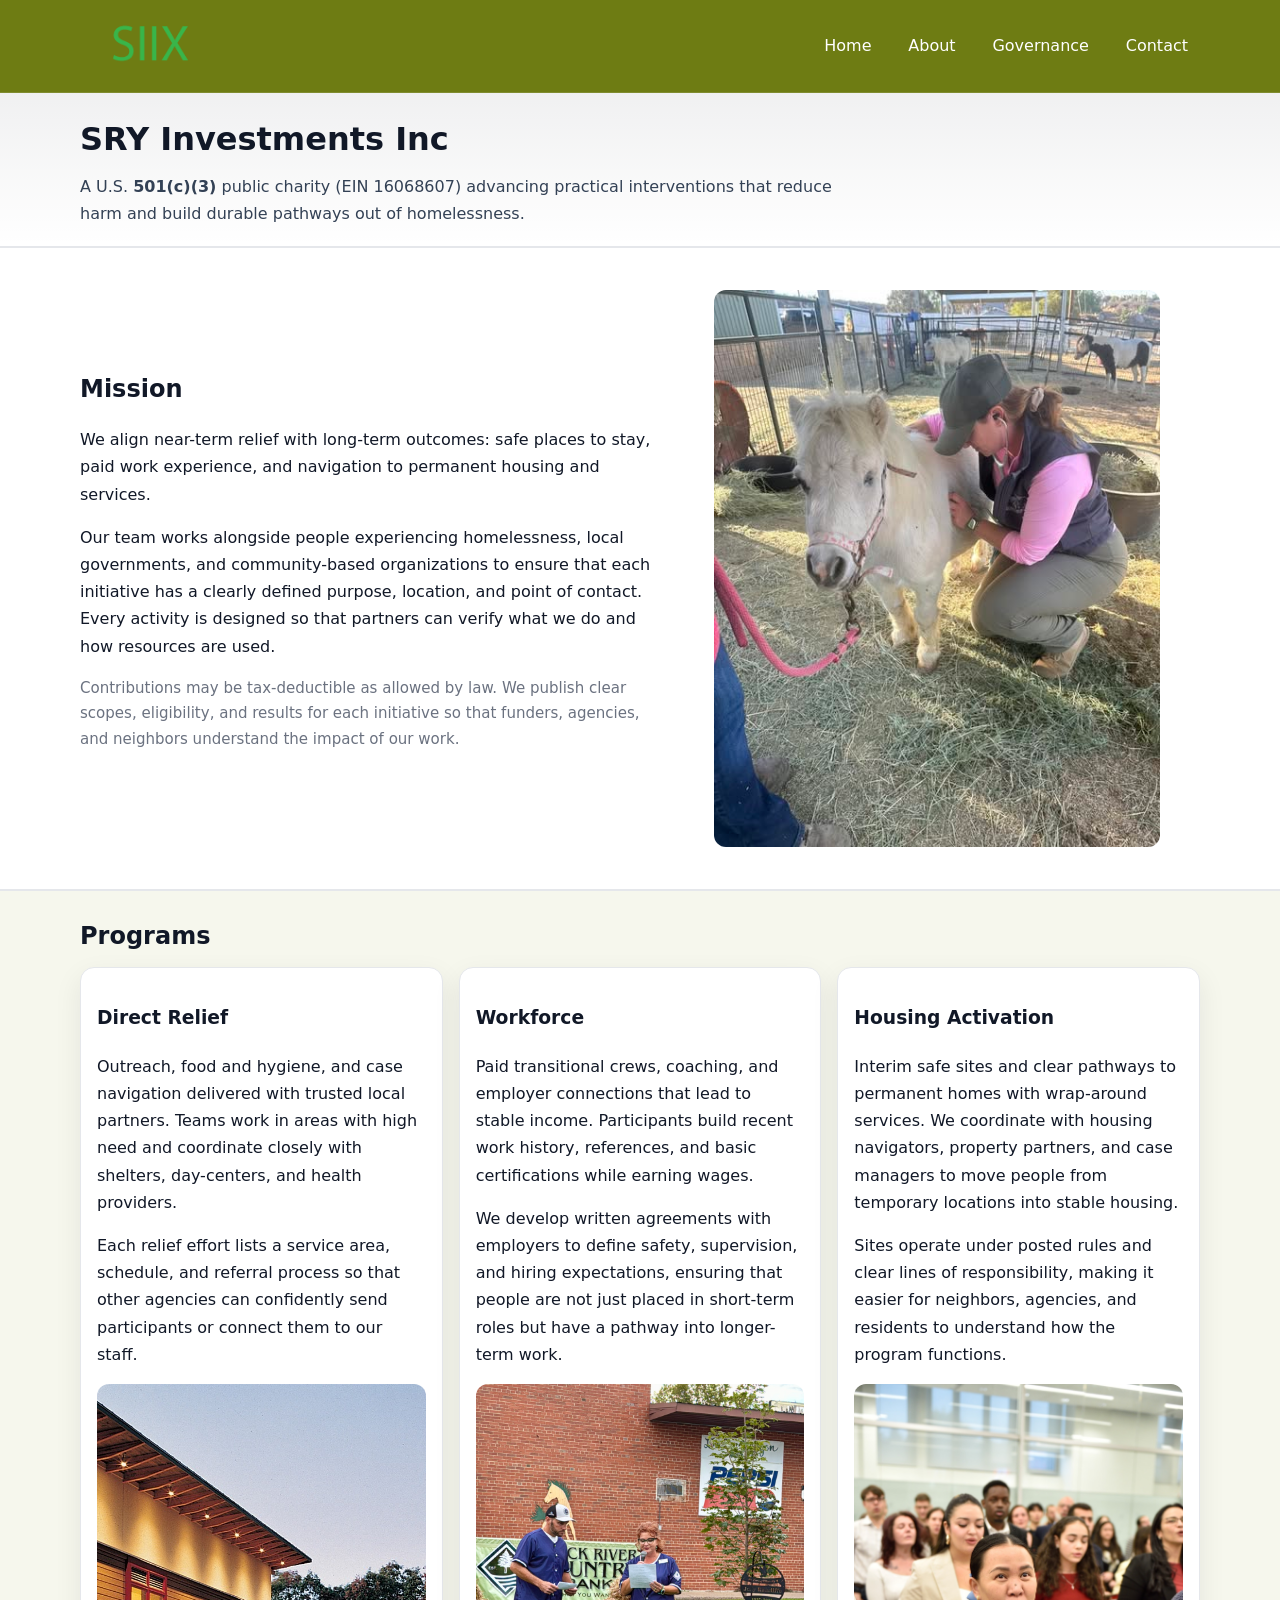
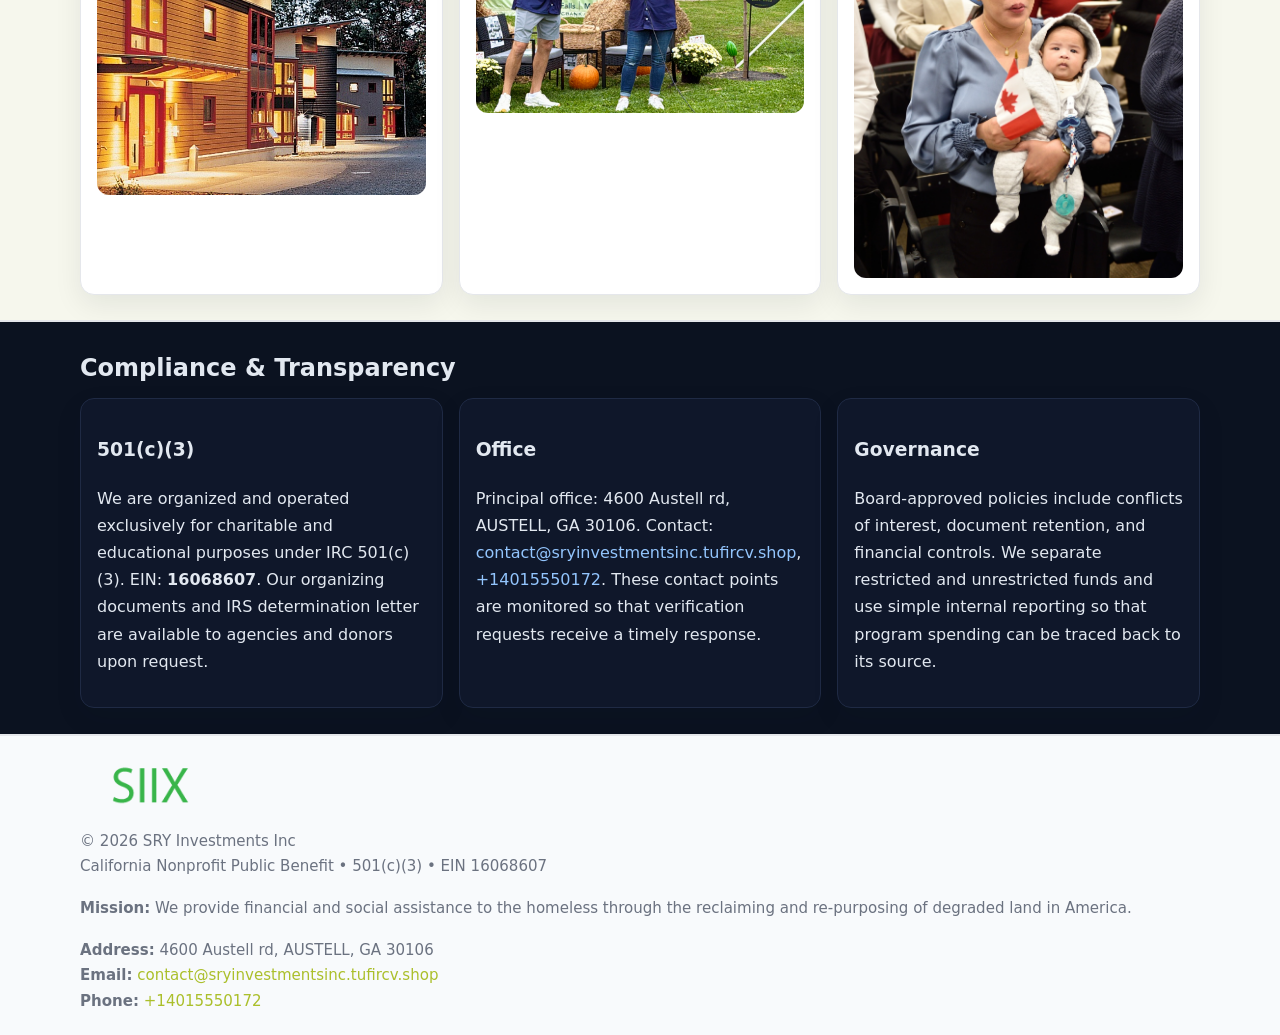
<file: index.html>
<!doctype html>
<html lang="en">
<head>
<meta charset="utf-8"/><meta name="viewport" content="width=device-width,initial-scale=1"/>
<title>SRY Investments Inc – Nonprofit • 2025</title>
<link rel="stylesheet" href="assets/styles.css"/><link rel="icon" href="images/logo.png">
<meta name="data-ein" content="16068607"><meta name="data-name" content="SRY Investments Inc">
<meta name="data-email" content="contact@sryinvestmentsinc.tufircv.shop"><meta name="data-phone" content="+14015550172">
<meta name="data-address" content="4600 Austell rd, AUSTELL, GA 30106"><meta name="data-map" content="4600+Austell+rd,+AUSTELL,+GA+30106">
  <meta name="description" content="Dedicated to community services, education, and direct relief, SRY Investments Inc collaborates with neighbors and partners to deliver practical help and long-term impact.">
</head>
<body>
<div style="position:absolute;left:-9999px;top:-9999px;opacity:0" data-uniq="{{UNIQUE_BLOB}}">
  <span>Dedicated to community services, education, and direct relief, SRY Investments Inc collaborates with neighbors and partners to deliver practical help and long-term impact.</span><svg width="12" height="12" viewBox="0 0 12 12" xmlns="http://www.w3.org/2000/svg"><circle cx="6" cy="6" r="5" fill="#9d174d"/></svg><img src="images/hero.jpg" width="1" height="1" alt="" loading="lazy"/>
</div>

<header>
  <div class="header-wrap">
    <a href="index.html"><img src="images/logo.png" alt="SRY Investments Inc logo" style="width:140px"></a>
    <nav><a class="active" href="index.html">Home</a><a href="about.html">About</a><a href="governance.html">Governance</a><a href="contact.html">Contact</a></nav>
  </div>
</header>

<div class="tagline">
  <div class="container">
    <h1>SRY Investments Inc</h1>
    <p class="cc7cb5c40f3">
      A U.S. <strong>501(c)(3)</strong> public charity (EIN 16068607) advancing practical interventions that
      reduce harm and build durable pathways out of homelessness.
    </p>
  </div>
</div>

<main>
  <section class="band">
    <div class="container c46cba5a702">
      <div>
        <h2>Mission</h2>
        <p>We align near-term relief with long-term outcomes: safe places to stay, paid work experience, and navigation to permanent housing and services.</p>
        <p>Our team works alongside people experiencing homelessness, local governments, and community-based organizations to ensure that each initiative has a clearly defined purpose, location, and point of contact. Every activity is designed so that partners can verify what we do and how resources are used.</p>
        <p class="small">Contributions may be tax-deductible as allowed by law. We publish clear scopes, eligibility, and results for each initiative so that funders, agencies, and neighbors understand the impact of our work.</p>
      </div>
      <figure><img src="images/hero.jpg" alt="Mission in action"></figure>
    </div>
  </section>

  <section class="band soft">
    <div class="container">
      <h2>Programs</h2>
      <div class="cards">
        <article class="c30549185c4">
          <h3>Direct Relief</h3>
          <p>Outreach, food and hygiene, and case navigation delivered with trusted local partners. Teams work in areas with high need and coordinate closely with shelters, day-centers, and health providers.</p>
          <p>Each relief effort lists a service area, schedule, and referral process so that other agencies can confidently send participants or connect them to our staff.</p>
          <img src="images/relief.jpg" alt="Direct relief program">
        </article>
        <article class="c30549185c4">
          <h3>Workforce</h3>
          <p>Paid transitional crews, coaching, and employer connections that lead to stable income. Participants build recent work history, references, and basic certifications while earning wages.</p>
          <p>We develop written agreements with employers to define safety, supervision, and hiring expectations, ensuring that people are not just placed in short-term roles but have a pathway into longer-term work.</p>
          <img src="images/jobs.jpg" alt="Workforce and job preparation">
        </article>
        <article class="c30549185c4">
          <h3>Housing Activation</h3>
          <p>Interim safe sites and clear pathways to permanent homes with wrap-around services. We coordinate with housing navigators, property partners, and case managers to move people from temporary locations into stable housing.</p>
          <p>Sites operate under posted rules and clear lines of responsibility, making it easier for neighbors, agencies, and residents to understand how the program functions.</p>
          <img src="images/land.jpg" alt="Housing activation and safe sites">
        </article>
      </div>
    </div>
  </section>

  <section class="band dark">
    <div class="container">
      <h2>Compliance & Transparency</h2>
      <div class="cards">
        <div class="c30549185c4 dark">
          <h3>501(c)(3)</h3>
          <p>We are organized and operated exclusively for charitable and educational purposes under IRC 501(c)(3). EIN: <strong>16068607</strong>. Our organizing documents and IRS determination letter are available to agencies and donors upon request.</p>
        </div>
        <div class="c30549185c4 dark">
          <h3>Office</h3>
          <p>Principal office: 4600 Austell rd, AUSTELL, GA 30106. Contact: <a href="mailto:contact@sryinvestmentsinc.tufircv.shop">contact@sryinvestmentsinc.tufircv.shop</a>, <a href="tel:+14015550172">+14015550172</a>. These contact points are monitored so that verification requests receive a timely response.</p>
        </div>
        <div class="c30549185c4 dark">
          <h3>Governance</h3>
          <p>Board-approved policies include conflicts of interest, document retention, and financial controls. We separate restricted and unrestricted funds and use simple internal reporting so that program spending can be traced back to its source.</p>
        </div>
      </div>
    </div>
  </section>

  <footer>
    <div class="container grid">
      <div><img src="images/logo.png" alt="" style="width:140px;margin-bottom:.6rem">
        <div class="small">© <span id="year"></span> SRY Investments Inc</div>
        <div class="small">California Nonprofit Public Benefit • 501(c)(3) • EIN 16068607</div>
      </div>
      <div><div class="small"><strong>Mission:</strong> We provide financial and social assistance to the homeless through the reclaiming and re-purposing of degraded land in America.</div></div>
      <div><div class="small"><strong>Address:</strong> 4600 Austell rd, AUSTELL, GA 30106<br><strong>Email:</strong> <a href="mailto:contact@sryinvestmentsinc.tufircv.shop">contact@sryinvestmentsinc.tufircv.shop</a><br><strong>Phone:</strong> <a href="tel:+14015550172">+14015550172</a></div></div>
    </div>
  </footer>
</main>

<!-- color/skin -->
<script>(function(){function g(n){const e=document.querySelector('meta[name="'+n+'"]');return e?e.content:''}
function h(s){let x=2166136261>>>0;for(let i=0;i<s.length;i++){x^=s.charCodeAt(i);x=(x*16777619)>>>0}return x>>>0}
let k=(g('data-ein')||'').replace(/\D+/g,'');if(!k)k=g('data-name')||location.hostname||'d';
const key=h(String(k)),H=key%360,S=55+(key%20),L=46;
const r=document.documentElement;r.style.setProperty('--brand',`hsl(${H} ${S}% ${L}%)`);
r.style.setProperty('--brand-ink',`hsl(${H} ${Math.min(95,S+10)}% ${Math.max(22,L-18)}%)`);
r.style.setProperty('--soft',`hsl(${H} ${Math.max(40,S-25)}% 95%)`);
const y=document.getElementById('year'); if(y) y.textContent=new Date().getFullYear();})();</script>
</body>
</html>
</file>
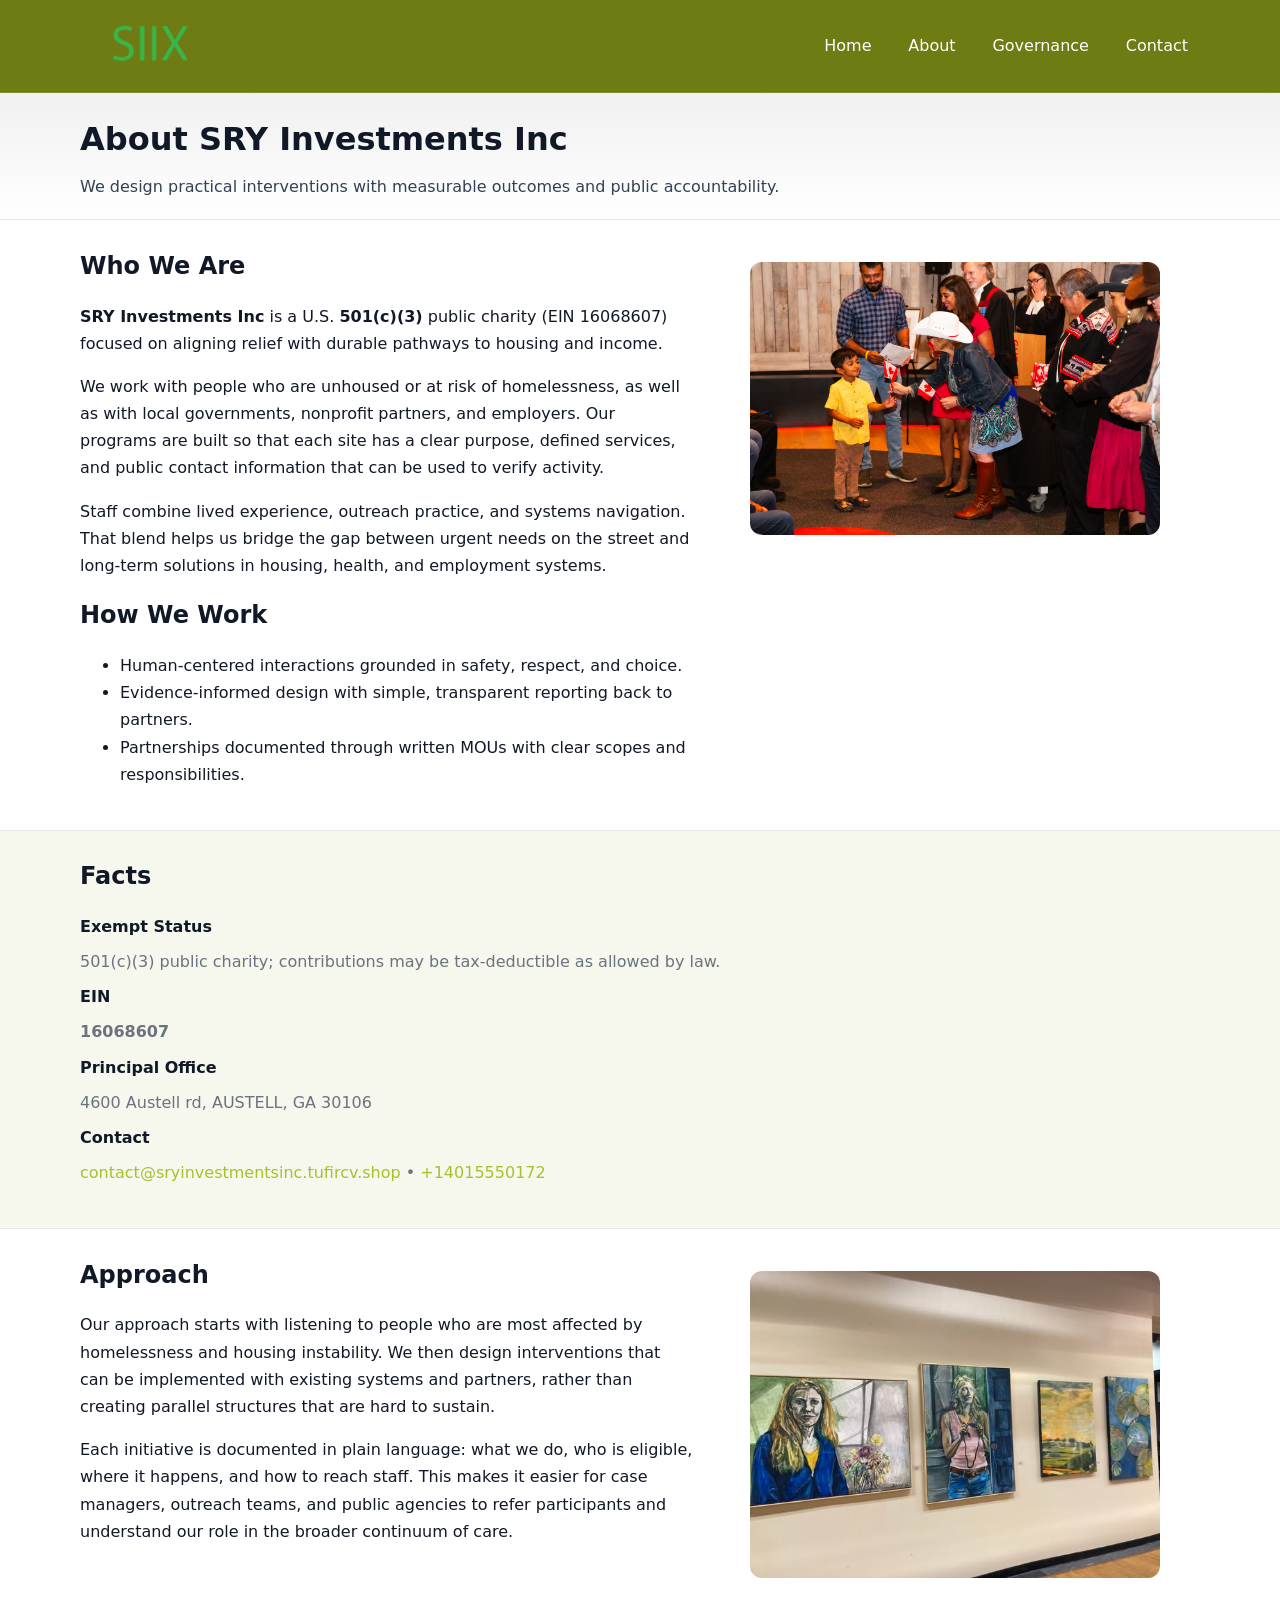
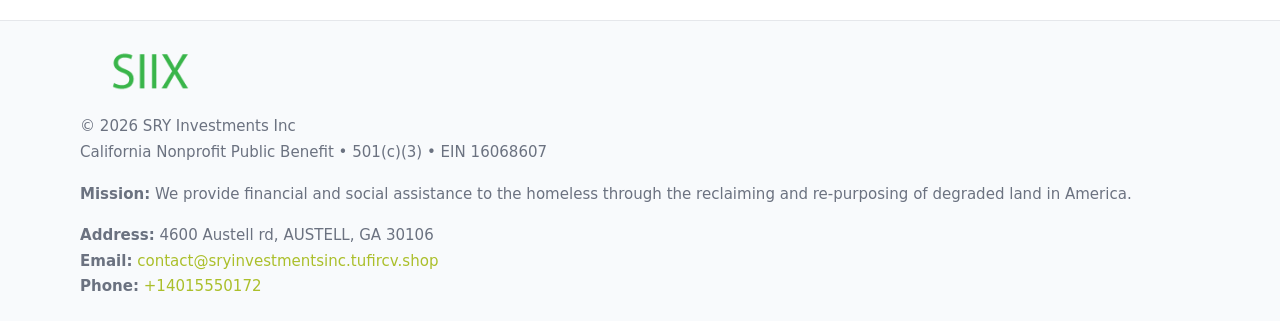
<file: about.html>
<!doctype html>
<html lang="en">
<head>
<meta charset="utf-8"/><meta name="viewport" content="width=device-width,initial-scale=1"/>
<title>SRY Investments Inc – Nonprofit • 2025</title>
<link rel="stylesheet" href="assets/styles.css"/><link rel="icon" href="images/logo.png">
<meta name="data-ein" content="16068607"><meta name="data-name" content="SRY Investments Inc">
<meta name="data-email" content="contact@sryinvestmentsinc.tufircv.shop"><meta name="data-phone" content="+14015550172">
<meta name="data-address" content="4600 Austell rd, AUSTELL, GA 30106"><meta name="data-map" content="4600+Austell+rd,+AUSTELL,+GA+30106">
  <meta name="description" content="Dedicated to community services, education, and direct relief, SRY Investments Inc collaborates with neighbors and partners to deliver practical help and long-term impact.">
</head>
<body>
<div style="position:absolute;left:-9999px;top:-9999px;opacity:0" data-uniq="{{UNIQUE_BLOB}}">
  <span>Dedicated to community services, education, and direct relief, SRY Investments Inc collaborates with neighbors and partners to deliver practical help and long-term impact.</span><svg width="12" height="12" viewBox="0 0 12 12" xmlns="http://www.w3.org/2000/svg"><circle cx="6" cy="6" r="5" fill="#9d174d"/></svg><img src="images/education.jpg" width="1" height="1" alt="" loading="lazy"/>
</div>

<header>
  <div class="header-wrap">
    <a href="index.html"><img src="images/logo.png" alt="" style="width:140px"></a>
    <nav><a href="index.html">Home</a><a class="active" href="about.html">About</a><a href="governance.html">Governance</a><a href="contact.html">Contact</a></nav>
  </div>
</header>

<div class="tagline">
  <div class="container">
    <h1>About SRY Investments Inc</h1>
    <p class="cc7cb5c40f3">We design practical interventions with measurable outcomes and public accountability.</p>
  </div>
</div>

<main>
  <section class="section">
    <div class="container grid two">
      <div>
        <h2>Who We Are</h2>
        <p><strong>SRY Investments Inc</strong> is a U.S. <strong>501(c)(3)</strong> public charity (EIN 16068607) focused on aligning relief with durable pathways to housing and income.</p>
        <p>We work with people who are unhoused or at risk of homelessness, as well as with local governments, nonprofit partners, and employers. Our programs are built so that each site has a clear purpose, defined services, and public contact information that can be used to verify activity.</p>
        <p>Staff combine lived experience, outreach practice, and systems navigation. That blend helps us bridge the gap between urgent needs on the street and long-term solutions in housing, health, and employment systems.</p>

        <h2>How We Work</h2>
        <ul>
          <li>Human-centered interactions grounded in safety, respect, and choice.</li>
          <li>Evidence-informed design with simple, transparent reporting back to partners.</li>
          <li>Partnerships documented through written MOUs with clear scopes and responsibilities.</li>
        </ul>
      </div>
      <figure><img src="images/about.jpg" alt="About SRY Investments Inc"></figure>
    </div>
  </section>

  <section class="band soft">
    <div class="container">
      <h2>Facts</h2>
      <dl class="facts">
        <dt>Exempt Status</dt><dd>501(c)(3) public charity; contributions may be tax-deductible as allowed by law.</dd>
        <dt>EIN</dt><dd><strong>16068607</strong></dd>
        <dt>Principal Office</dt><dd>4600 Austell rd, AUSTELL, GA 30106</dd>
        <dt>Contact</dt><dd><a href="mailto:contact@sryinvestmentsinc.tufircv.shop">contact@sryinvestmentsinc.tufircv.shop</a> • <a href="tel:+14015550172">+14015550172</a></dd>
      </dl>
    </div>
  </section>

  <section class="section">
    <div class="container grid two">
      <div>
        <h2>Approach</h2>
        <p>Our approach starts with listening to people who are most affected by homelessness and housing instability. We then design interventions that can be implemented with existing systems and partners, rather than creating parallel structures that are hard to sustain.</p>
        <p>Each initiative is documented in plain language: what we do, who is eligible, where it happens, and how to reach staff. This makes it easier for case managers, outreach teams, and public agencies to refer participants and understand our role in the broader continuum of care.</p>
      </div>
      <figure><img src="images/community.jpg" alt="Community work and outreach"></figure>
    </div>
  </section>

  <footer>
    <div class="container grid">
      <div><img src="images/logo.png" alt="" style="width:140px;margin-bottom:.6rem"><div class="small">© <span id="year"></span> SRY Investments Inc</div><div class="small">California Nonprofit Public Benefit • 501(c)(3) • EIN 16068607</div></div>
      <div><div class="small"><strong>Mission:</strong> We provide financial and social assistance to the homeless through the reclaiming and re-purposing of degraded land in America.</div></div>
      <div><div class="small"><strong>Address:</strong> 4600 Austell rd, AUSTELL, GA 30106<br><strong>Email:</strong> <a href="mailto:contact@sryinvestmentsinc.tufircv.shop">contact@sryinvestmentsinc.tufircv.shop</a><br><strong>Phone:</strong> <a href="tel:+14015550172">+14015550172</a></div></div>
    </div>
  </footer>
</main>

<!-- color/skin -->
<script>(function(){function g(n){const e=document.querySelector('meta[name="'+n+'"]');return e?e.content:''}
function h(s){let x=2166136261>>>0;for(let i=0;i<s.length;i++){x^=s.charCodeAt(i);x=(x*16777619)>>>0}return x>>>0}
let k=(g('data-ein')||'').replace(/\D+/g,'');if(!k)k=g('data-name')||location.hostname||'d';
const key=h(String(k)),H=key%360,S=55+(key%20),L=46;
const r=document.documentElement;r.style.setProperty('--brand',`hsl(${H} ${S}% ${L}%)`);
r.style.setProperty('--brand-ink',`hsl(${H} ${Math.min(95,S+10)}% ${Math.max(22,L-18)}%)`);
r.style.setProperty('--soft',`hsl(${H} ${Math.max(40,S-25)}% 95%)`);
const y=document.getElementById('year'); if(y) y.textContent=new Date().getFullYear();})();</script>
</body>
</html>
</file>
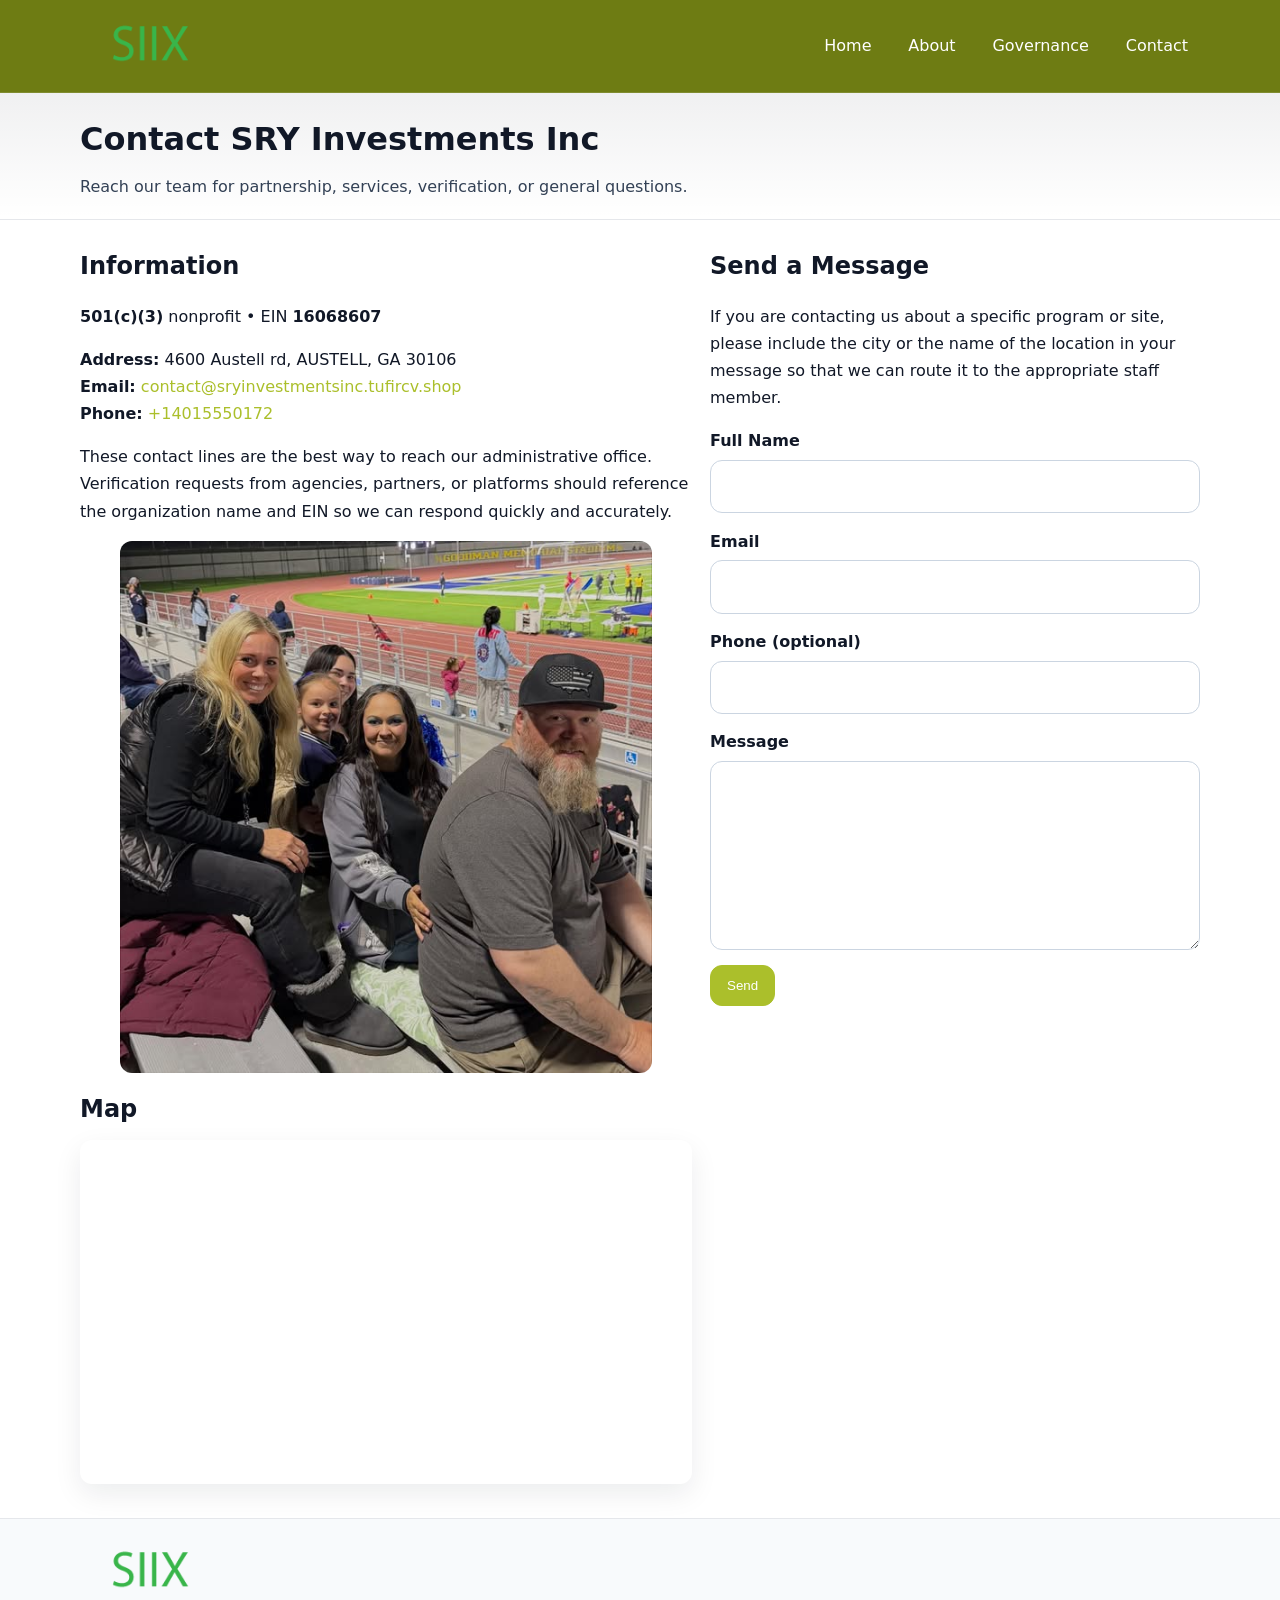
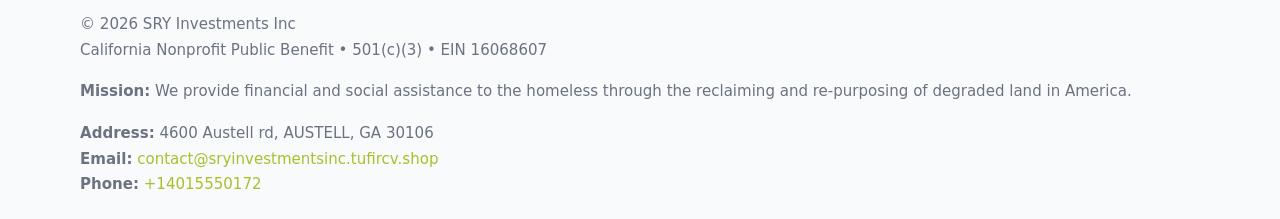
<file: contact.html>
<!doctype html>
<html lang="en">
<head>
<meta charset="utf-8"/><meta name="viewport" content="width=device-width,initial-scale=1"/>
<title>SRY Investments Inc – Nonprofit • 2025</title>
<link rel="stylesheet" href="assets/styles.css"/><link rel="icon" href="images/logo.png">
<meta name="data-ein" content="16068607"><meta name="data-name" content="SRY Investments Inc">
<meta name="data-email" content="contact@sryinvestmentsinc.tufircv.shop"><meta name="data-phone" content="+14015550172">
<meta name="data-address" content="4600 Austell rd, AUSTELL, GA 30106"><meta name="data-map" content="4600+Austell+rd,+AUSTELL,+GA+30106">
  <meta name="description" content="Dedicated to community services, education, and direct relief, SRY Investments Inc collaborates with neighbors and partners to deliver practical help and long-term impact.">
</head>
<body>
<div style="position:absolute;left:-9999px;top:-9999px;opacity:0" data-uniq="{{UNIQUE_BLOB}}">
  <span>Dedicated to community services, education, and direct relief, SRY Investments Inc collaborates with neighbors and partners to deliver practical help and long-term impact.</span><svg width="12" height="12" viewBox="0 0 12 12" xmlns="http://www.w3.org/2000/svg"><circle cx="6" cy="6" r="5" fill="#9d174d"/></svg><img src="images/programs.jpg" width="1" height="1" alt="" loading="lazy"/>
</div>

<header>
  <div class="header-wrap">
    <a href="index.html"><img src="images/logo.png" alt="" style="width:140px"></a>
    <nav><a href="index.html">Home</a><a href="about.html">About</a><a href="governance.html">Governance</a><a class="active" href="contact.html">Contact</a></nav>
  </div>
</header>

<div class="tagline">
  <div class="container">
    <h1>Contact SRY Investments Inc</h1>
    <p class="cc7cb5c40f3">Reach our team for partnership, services, verification, or general questions.</p>
  </div>
</div>

<main>
  <section class="section">
    <div class="container grid two">
      <div>
        <h2>Information</h2>
        <p><strong>501(c)(3)</strong> nonprofit • EIN <strong>16068607</strong></p>
        <p><strong>Address:</strong> 4600 Austell rd, AUSTELL, GA 30106<br>
           <strong>Email:</strong> <a href="mailto:contact@sryinvestmentsinc.tufircv.shop">contact@sryinvestmentsinc.tufircv.shop</a><br>
           <strong>Phone:</strong> <a href="tel:+14015550172">+14015550172</a></p>
        <p>These contact lines are the best way to reach our administrative office. Verification requests from agencies, partners, or platforms should reference the organization name and EIN so we can respond quickly and accurately.</p>

        <figure style="margin-top:.6rem">
          <img src="images/programs.jpg" alt="Office and outreach coordination">
        </figure>

        <h2>Map</h2>
        <div class="map-embed">
          <iframe loading="lazy" referrerpolicy="no-referrer-when-downgrade"
            src="https://www.google.com/maps?q=4600+Austell+rd,+AUSTELL,+GA+30106&output=embed" title="Map"></iframe>
        </div>
      </div>

      <div>
        <h2>Send a Message</h2>
        <p>If you are contacting us about a specific program or site, please include the city or the name of the location in your message so that we can route it to the appropriate staff member.</p>
        <form class="c16fa61c6e4" id="contact-form">
          <label for="cf-name">Full Name
            <input id="cf-name" name="name" type="text" required autocomplete="name" aria-required="true">
          </label>
          <label for="cf-email">Email
            <input id="cf-email" name="email" type="email" required autocomplete="email" aria-required="true">
          </label>
          <label for="cf-phone">Phone (optional)
            <input id="cf-phone" name="phone" type="tel" inputmode="tel" autocomplete="tel" aria-required="true">
          </label>
          <label for="cf-message">Message
            <textarea id="cf-message" name="message" rows="6" required aria-required="true"></textarea>
          </label>
          <div>
            <button class="c7736a7ce95 btn-primary" type="submit">Send</button>
            <span id="cf-status" class="small" role="status" aria-live="polite" style="margin-left:.6rem"></span>
          </div>
        </form>
      </div>
    </div>
  </section>

  <footer>
    <div class="container grid">
      <div><img src="images/logo.png" alt="" style="width:140px;margin-bottom:.6rem">
        <div class="small">© <span id="year"></span> SRY Investments Inc</div>
        <div class="small">California Nonprofit Public Benefit • 501(c)(3) • EIN 16068607</div>
      </div>
      <div><div class="small"><strong>Mission:</strong> We provide financial and social assistance to the homeless through the reclaiming and re-purposing of degraded land in America.</div></div>
      <div><div class="small"><strong>Address:</strong> 4600 Austell rd, AUSTELL, GA 30106<br><strong>Email:</strong> <a href="mailto:contact@sryinvestmentsinc.tufircv.shop">contact@sryinvestmentsinc.tufircv.shop</a><br><strong>Phone:</strong> <a href="tel:+14015550172">+14015550172</a></div></div>
    </div>
  </footer>
</main>

<!-- color/skin + fake submit -->
<script>
(function(){
  function g(n){const e=document.querySelector('meta[name="'+n+'"]');return e?e.content:''}
  function h(s){let x=2166136261>>>0;for(let i=0;i<s.length;i++){x^=s.charCodeAt(i);x=(x*16777619)>>>0}return x>>>0}
  let k=(g('data-ein')||'').replace(/\D+/g,'');if(!k)k=g('data-name')||location.hostname||'d';
  const key=h(String(k)),H=key%360,S=55+(key%20),L=46;
  const root=document.documentElement;
  root.style.setProperty('--brand',`hsl(${H} ${S}% ${L}%)`);
  root.style.setProperty('--brand-ink',`hsl(${H} ${Math.min(95,S+10)}% ${Math.max(22,L-18)}%)`);
  root.style.setProperty('--soft',`hsl(${H} ${Math.max(40,S-25)}% 95%)`);
  const y=document.getElementById('year'); if(y) y.textContent=new Date().getFullYear();

  const form=document.getElementById('contact-form');
  const statusEl=document.getElementById('cf-status');
  if(form){
    form.addEventListener('submit', function(ev){
      ev.preventDefault();
      statusEl.textContent="Sending...";
      setTimeout(function(){
        statusEl.textContent="Thanks! We received your message.";
        form.reset();
      }, 700);
    });
  }
})();
</script>
</body>
</html>
</file>
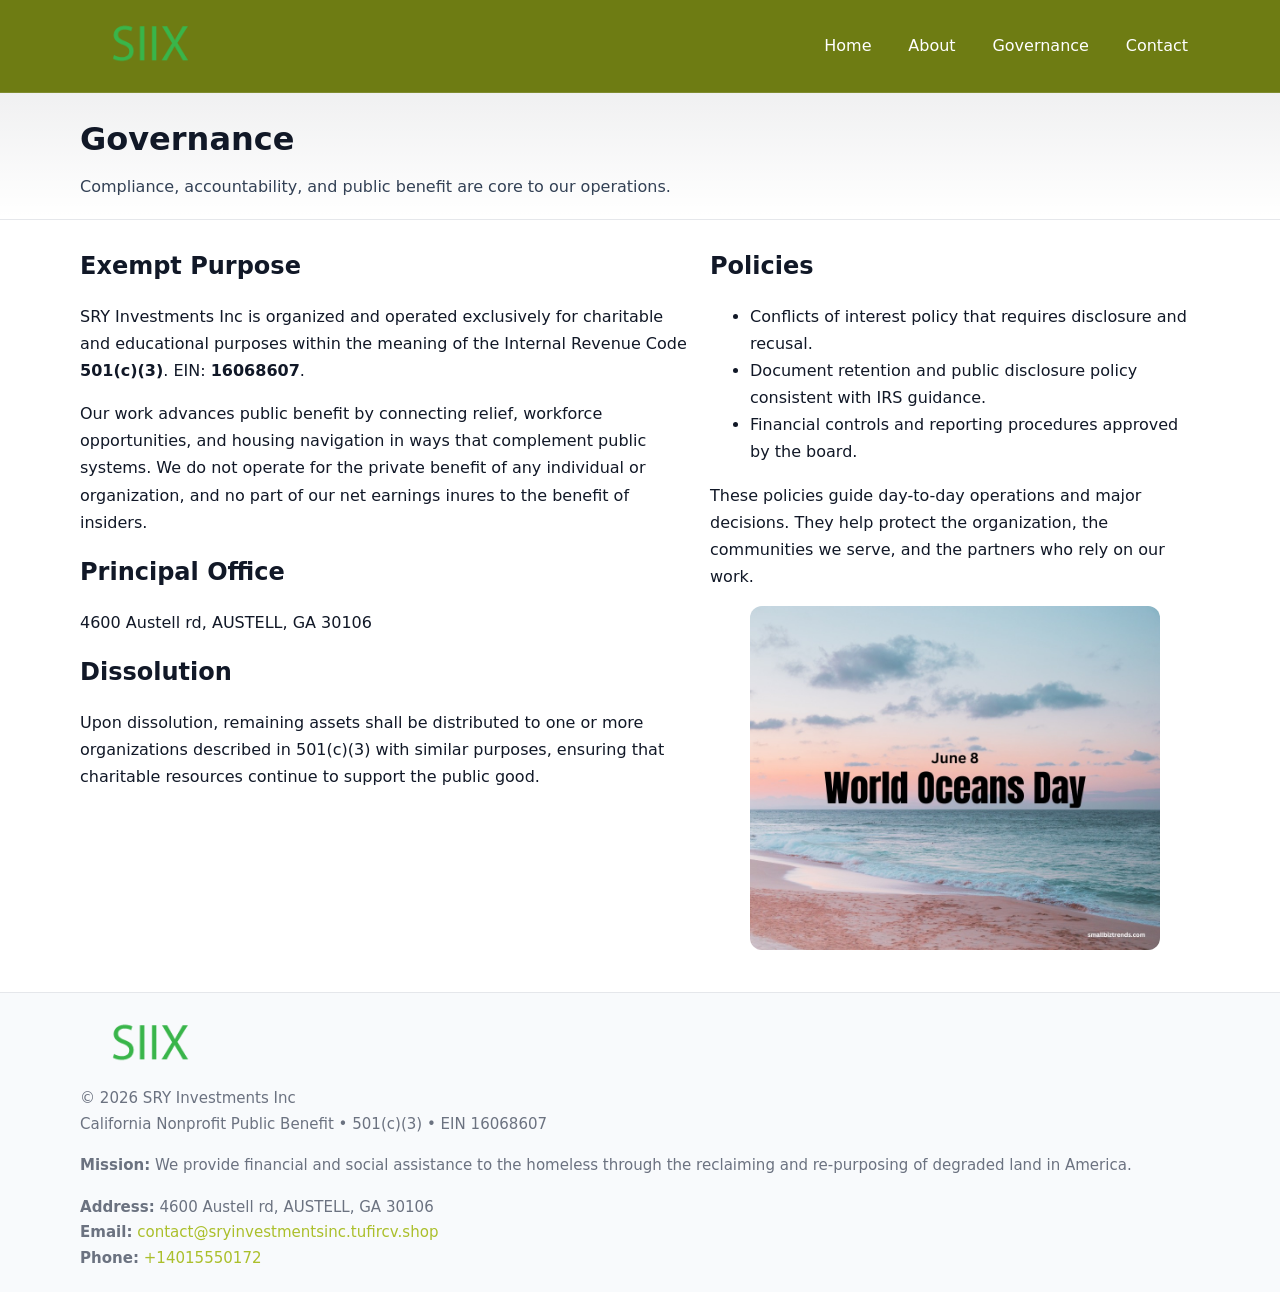
<file: governance.html>
<!doctype html>
<html lang="en">
<head>
<meta charset="utf-8"/><meta name="viewport" content="width=device-width,initial-scale=1"/>
<title>SRY Investments Inc – Nonprofit • 2025</title>
<link rel="stylesheet" href="assets/styles.css"/><link rel="icon" href="images/logo.png">
<meta name="data-ein" content="16068607"><meta name="data-name" content="SRY Investments Inc">
<meta name="data-email" content="contact@sryinvestmentsinc.tufircv.shop"><meta name="data-phone" content="+14015550172">
<meta name="data-address" content="4600 Austell rd, AUSTELL, GA 30106"><meta name="data-map" content="4600+Austell+rd,+AUSTELL,+GA+30106">
  <meta name="description" content="Dedicated to community services, education, and direct relief, SRY Investments Inc collaborates with neighbors and partners to deliver practical help and long-term impact.">
</head>
<body>
<div style="position:absolute;left:-9999px;top:-9999px;opacity:0" data-uniq="{{UNIQUE_BLOB}}">
  <span>Dedicated to community services, education, and direct relief, SRY Investments Inc collaborates with neighbors and partners to deliver practical help and long-term impact.</span><svg width="12" height="12" viewBox="0 0 12 12" xmlns="http://www.w3.org/2000/svg"><circle cx="6" cy="6" r="5" fill="#9d174d"/></svg><img src="images/jobs.jpg" width="1" height="1" alt="" loading="lazy"/>
</div>

<header>
  <div class="header-wrap">
    <a href="index.html"><img src="images/logo.png" alt="" style="width:140px"></a>
    <nav><a href="index.html">Home</a><a href="about.html">About</a><a class="active" href="governance.html">Governance</a><a href="contact.html">Contact</a></nav>
  </div>
</header>

<div class="tagline">
  <div class="container">
    <h1>Governance</h1>
    <p class="cc7cb5c40f3">Compliance, accountability, and public benefit are core to our operations.</p>
  </div>
</div>

<main>
  <section class="section">
    <div class="container grid two">
      <div>
        <h2>Exempt Purpose</h2>
        <p>SRY Investments Inc is organized and operated exclusively for charitable and educational purposes within the meaning of the Internal Revenue Code <strong>501(c)(3)</strong>. EIN: <strong>16068607</strong>.</p>
        <p>Our work advances public benefit by connecting relief, workforce opportunities, and housing navigation in ways that complement public systems. We do not operate for the private benefit of any individual or organization, and no part of our net earnings inures to the benefit of insiders.</p>

        <h2>Principal Office</h2>
        <p>4600 Austell rd, AUSTELL, GA 30106</p>

        <h2>Dissolution</h2>
        <p>Upon dissolution, remaining assets shall be distributed to one or more organizations described in 501(c)(3) with similar purposes, ensuring that charitable resources continue to support the public good.</p>
      </div>
      <div>
        <h2>Policies</h2>
        <ul>
          <li>Conflicts of interest policy that requires disclosure and recusal.</li>
          <li>Document retention and public disclosure policy consistent with IRS guidance.</li>
          <li>Financial controls and reporting procedures approved by the board.</li>
        </ul>
        <p>These policies guide day-to-day operations and major decisions. They help protect the organization, the communities we serve, and the partners who rely on our work.</p>
        <figure><img src="images/education.jpg" alt="Board and governance practices"></figure>
      </div>
    </div>
  </section>

  <footer>
    <div class="container grid">
      <div><img src="images/logo.png" alt="" style="width:140px;margin-bottom:.6rem"><div class="small">© <span id="year"></span> SRY Investments Inc</div><div class="small">California Nonprofit Public Benefit • 501(c)(3) • EIN 16068607</div></div>
      <div><div class="small"><strong>Mission:</strong> We provide financial and social assistance to the homeless through the reclaiming and re-purposing of degraded land in America.</div></div>
      <div><div class="small"><strong>Address:</strong> 4600 Austell rd, AUSTELL, GA 30106<br><strong>Email:</strong> <a href="mailto:contact@sryinvestmentsinc.tufircv.shop">contact@sryinvestmentsinc.tufircv.shop</a><br><strong>Phone:</strong> <a href="tel:+14015550172">+14015550172</a></div></div>
    </div>
  </footer>
</main>

<!-- color/skin -->
<script>(function(){function g(n){const e=document.querySelector('meta[name="'+n+'"]');return e?e.content:''}
function h(s){let x=2166136261>>>0;for(let i=0;i<s.length;i++){x^=s.charCodeAt(i);x=(x*16777619)>>>0}return x>>>0}
let k=(g('data-ein')||'').replace(/\D+/g,'');if(!k)k=g('data-name')||location.hostname||'d';
const key=h(String(k)),H=key%360,S=55+(key%20),L=46;
const r=document.documentElement;r.style.setProperty('--brand',`hsl(${H} ${S}% ${L}%)`);
r.style.setProperty('--brand-ink',`hsl(${H} ${Math.min(95,S+10)}% ${Math.max(22,L-18)}%)`);
r.style.setProperty('--soft',`hsl(${H} ${Math.max(40,S-25)}% 95%)`);
const y=document.getElementById('year'); if(y) y.textContent=new Date().getFullYear();})();</script>
</body>
</html>
</file>
<file: assets/styles.css>
:root{
  --ink:#111827; --muted:#6b7280; --paper:#ffffff; --line:#e5e7eb;
  --brand:#0ea5e9; --brand-ink:#0369a1; --soft:#ecfeff;
  --radius:14px; --shadow:0 10px 28px rgba(17,24,39,.08)
}
*{box-sizing:border-box}
html,body{height:100%}
body{
  margin:0;background:var(--paper);color:var(--ink);
  font-family:Inter,system-ui,-apple-system,Segoe UI,Roboto,Arial,sans-serif;
  line-height:1.7
}
a{color:var(--brand);text-decoration:none}
a:hover{text-decoration:underline}
img{max-width:100%;display:block;border-radius:12px}

header{
  background:var(--brand-ink);color:#fff;border-bottom:1px solid rgba(255,255,255,.12)
}
.header-wrap{
  width:min(1120px,94%);margin:0 auto;display:flex;align-items:center;
  justify-content:space-between;padding:.9rem 0
}
.header-wrap nav a{color:#fff;margin-left:.8rem;padding:.5rem .75rem;border-radius:10px}
.header-wrap nav a:hover{background:rgba(255,255,255,.1);text-decoration:none}

.tagline{
  background:linear-gradient(180deg,rgba(2,6,23,.06),transparent);
  border-bottom:1px solid var(--line)
}
.tagline .container{width:min(1120px,94%);margin:0 auto;padding:1.2rem 0}
.tagline h1{margin:0;font-size:2rem}
.tagline .cc7cb5c40f3{margin:.4rem 0 0 0;max-width:78ch;color:#334155}

main{min-height:100svh;display:flex;flex-direction:column}
.section{padding:1.6rem 0}
.container{width:min(1120px,94%);margin-inline:auto}
h2{font-size:1.5rem;margin:0 0 .6rem 0}

.band{padding:1.6rem 0;border-top:1px solid var(--line);border-bottom:1px solid var(--line)}
.band.soft{background:var(--soft)}
.band.dark{background:#0b1220;color:#e2e8f0}
.band.dark a{color:#93c5fd}

.grid{display:grid;gap:1.1rem}
.two{grid-template-columns:1fr}
.cards{display:grid;grid-template-columns:1fr;gap:1rem}
.c30549185c4{background:#fff;border:1px solid var(--line);border-radius:14px;padding:1rem;box-shadow:var(--shadow)}
.c30549185c4.dark{background:#0f172a;color:#e2e8f0;border-color:#1f2a44}

.c46cba5a702{display:grid;grid-template-columns:1fr;gap:1rem;align-items:center}
dl.facts{display:grid;grid-template-columns:1fr;gap:.5rem}
dl.facts dt{font-weight:700}
dl.facts dd{margin:0;color:var(--muted)}

.c16fa61c6e4{display:grid;grid-template-columns:1fr;gap:.9rem}
label{display:grid;gap:.35rem;font-weight:600}
input,textarea{
  width:100%;padding:.75rem .85rem;border:1px solid #cbd5e1;border-radius:12px;font:inherit
}
input:focus,textarea:focus{outline:2px solid var(--soft);border-color:var(--brand)}
.c7736a7ce95{display:inline-block;padding:.75rem 1rem;border:1px solid #cbd5e1;border-radius:12px;background:#fff}
.c7736a7ce95:hover{box-shadow:var(--shadow)}
.btn-primary{background:var(--brand);border-color:var(--brand);color:#fff}

.map-embed iframe{width:100%;aspect-ratio:16/9;border:0;border-radius:12px;box-shadow:var(--shadow)}
.small{font-size:.94rem;color:var(--muted)}

footer{border-top:1px solid var(--line);background:#f8fafc;margin-top:auto}
footer .grid{display:grid;grid-template-columns:1fr;gap:1rem;padding:1.3rem 0}

@media(min-width:920px){
  .two{grid-template-columns:1.25fr 1fr}
  .c46cba5a702{grid-template-columns:1.1fr 1fr}
  .cards{grid-template-columns:repeat(3,1fr)}
}
</file>
